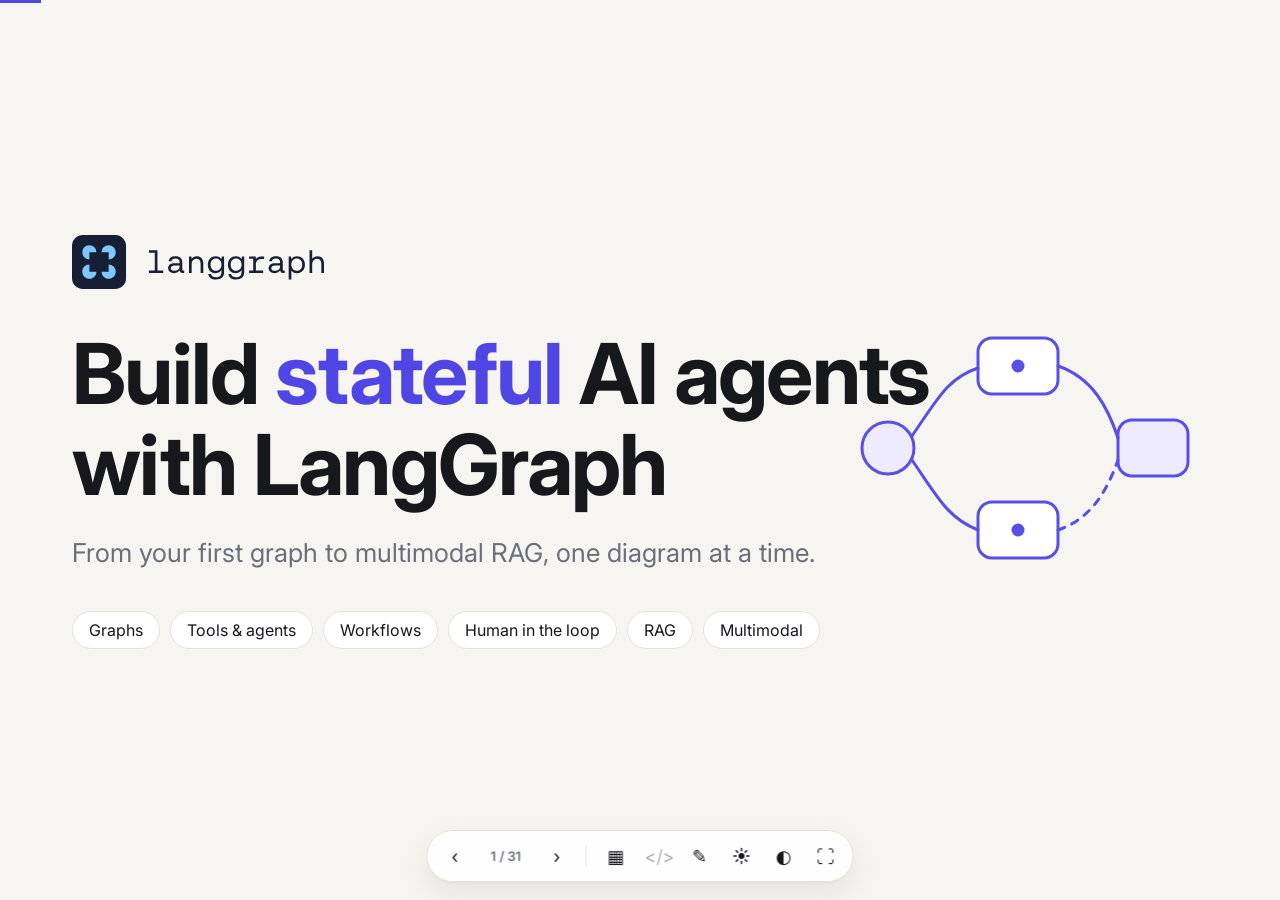
<file: deck/index.html>
<!doctype html>
<html lang="en">
<head>
<meta charset="utf-8">
<meta name="viewport" content="width=device-width, initial-scale=1">
<title>LangGraph: Build Stateful AI Agents</title>
<link rel="icon" href="assets/langgraph-logo-light.svg">
<link rel="preconnect" href="https://fonts.googleapis.com">
<link rel="preconnect" href="https://fonts.gstatic.com" crossorigin>
<link href="https://fonts.googleapis.com/css2?family=Inter:wght@400;500;600;700&family=Caveat:wght@600;700&family=JetBrains+Mono:wght@400;500&display=swap" rel="stylesheet">
<link rel="stylesheet" href="style.css">
</head>
<body>
<div id="viewport">
  <div id="stage"></div>
</div>

<div id="progress"><i></i></div>

<nav id="dock" aria-label="Presentation controls">
  <button id="prev" title="Previous (←)" aria-label="Previous slide">‹</button>
  <span id="counter">1 / 1</span>
  <button id="next" title="Next (→ or Space)" aria-label="Next slide">›</button>
  <span class="sep"></span>
  <button id="btn-overview" title="Overview (O)" aria-label="Overview">▦</button>
  <button id="btn-code" title="Show code (C)" aria-label="Code">&lt;/&gt;</button>
  <button id="btn-notes" title="Speaker notes (N)" aria-label="Notes">✎</button>
  <button id="btn-laser" title="Laser pointer (L)" aria-label="Laser pointer">
    <svg viewBox="0 0 24 24" width="18" height="18" fill="none" stroke="currentColor" stroke-width="2" stroke-linecap="round"><circle cx="12" cy="12" r="3" fill="currentColor"/><path d="M12 2v3M12 19v3M2 12h3M19 12h3M5 5l2 2M17 17l2 2M19 5l-2 2M7 17l-2 2"/></svg>
  </button>
  <button id="btn-theme" title="Dark / light (D)" aria-label="Toggle theme">◐</button>
  <button id="btn-full" title="Fullscreen (F)" aria-label="Fullscreen">⛶</button>
</nav>

<aside id="overview" hidden>
  <div class="ov-head"><strong>All slides</strong><span>Click a slide to jump. Esc to close.</span></div>
  <div id="ov-grid"></div>
</aside>

<aside id="notes" hidden>
  <div class="notes-head"><strong>Speaker notes</strong><button id="notes-close" aria-label="Close notes">×</button></div>
  <div id="notes-body"></div>
</aside>

<div id="lightbox" hidden><img alt=""></div>
<div id="toast" hidden></div>

<canvas id="laser"></canvas>

<script src="slides.js"></script>
<script src="deck.js"></script>
</body>
</html>
</file>
<file: deck/style.css>
:root {
  --bg: #f6f5f1;
  --paper: #ffffff;
  --ink: #17181c;
  --muted: #6b6f7a;
  --line: #e4e2da;
  --accent: #4f46e5;
  --accent-soft: #eceafd;
  --good: #16a34a;
  --bad: #dc2626;
  --code-bg: #0f1226;
  --code-ink: #e6e8f2;
  --shadow: 0 1px 2px rgba(20,20,30,.05), 0 12px 32px rgba(20,20,40,.08);
  --hand: "Caveat", "Segoe Print", "Comic Sans MS", cursive;
  --sans: "Inter", "Segoe UI", system-ui, -apple-system, sans-serif;
  --mono: "JetBrains Mono", "Cascadia Code", Consolas, monospace;
}
:root[data-theme="dark"] {
  --bg: #000000;
  --paper: #0c0c10;
  --ink: #f2f3f8;
  --muted: #9ba1b4;
  --line: #24262f;
  --accent: #8b85ff;
  --accent-soft: #1b1936;
  --shadow: none;
}
* { box-sizing: border-box; }
html, body { margin: 0; height: 100%; overflow: hidden; background: var(--bg); color: var(--ink); font-family: var(--sans); -webkit-font-smoothing: antialiased; }
button { font: inherit; color: inherit; cursor: pointer; }

/* ---------- stage: fixed 1280x720 design canvas, scaled to fit ---------- */
#viewport { position: fixed; inset: 0; display: grid; place-items: center; }
#stage { position: relative; width: 1280px; height: 720px; transform-origin: center center; flex: none; }
.slide {
  position: absolute; inset: 0; padding: 56px 72px 72px; display: flex; flex-direction: column;
  opacity: 0; visibility: hidden; transform: translateX(28px); transition: opacity .35s ease, transform .35s ease, visibility 0s .35s;
}
.slide.active { opacity: 1; visibility: visible; transform: none; transition: opacity .35s ease, transform .35s ease; }
.slide.past { transform: translateX(-28px); }

/* ---------- chrome inside every slide ---------- */
.chrome { position: absolute; top: 22px; left: 72px; right: 72px; display: flex; align-items: center; justify-content: space-between; font-size: 13px; color: var(--muted); letter-spacing: .02em; }
.logo-pill { display: inline-flex; align-items: center; }
.logo-pill img { height: 20px; display: block; }
.logo-pill .on-dark { display: none; }
:root[data-theme="dark"] .logo-pill .on-light { display: none; }
:root[data-theme="dark"] .logo-pill .on-dark { display: block; }
.section-tag { font-weight: 600; text-transform: uppercase; font-size: 12px; letter-spacing: .12em; }
.section-tag b { color: var(--accent); margin-right: 8px; }

.kicker { font-family: var(--hand); font-size: 30px; color: var(--accent); line-height: 1; margin-top: 18px; }
h1, h2 { margin: 0; letter-spacing: -.02em; line-height: 1.08; }
h2 { font-size: 46px; font-weight: 700; margin-top: 4px; }

/* ---------- diagram slide ---------- */
.diagram-layout { display: grid; grid-template-columns: 1.55fr 1fr; gap: 36px; flex: 1; min-height: 0; margin-top: 22px; align-items: center; }
.diagram-card { background: #fff; border: 1px solid var(--line); border-radius: 20px; box-shadow: var(--shadow); padding: 14px; cursor: zoom-in; transition: transform .2s ease; }
.diagram-card:hover { transform: translateY(-2px); }
.diagram-card img { width: 100%; display: block; border-radius: 12px; }
/* dark theme: diagrams sit directly on the black background (invert keeps hues, drops the white paper) */
:root[data-theme="dark"] .diagram-card { background: transparent; border-color: transparent; box-shadow: none; padding: 0; }
:root[data-theme="dark"] .diagram-card img { filter: invert(1) hue-rotate(180deg); }
:root[data-theme="dark"] #lightbox img { filter: invert(1) hue-rotate(180deg); background: #fff; }
.points { list-style: none; margin: 0; padding: 0; display: flex; flex-direction: column; gap: 16px; }
.points li { display: grid; grid-template-columns: 34px 1fr; gap: 14px; align-items: start; font-size: 21px; line-height: 1.35; }
.points li .n { width: 34px; height: 34px; border-radius: 50%; background: var(--accent-soft); color: var(--accent); font-weight: 700; display: grid; place-items: center; font-size: 16px; }
.points li b { color: var(--accent); font-weight: 600; }
.frag { opacity: 0; transform: translateY(10px); transition: opacity .35s ease, transform .35s ease; }
.frag.shown { opacity: 1; transform: none; }
.hint { margin-top: 18px; font-size: 14px; color: var(--muted); display: flex; gap: 8px; align-items: center; }
kbd { font-family: var(--mono); font-size: 12px; background: var(--paper); border: 1px solid var(--line); border-bottom-width: 2px; border-radius: 6px; padding: 1px 6px; }

/* ---------- title slide ---------- */
.title-slide { justify-content: center; align-items: flex-start; }
.title-slide .big-logo { height: 62px; margin-bottom: 44px; }
.title-slide .logo-pill { margin-bottom: 40px; }
.title-slide .logo-pill img { height: 54px; }
.title-slide h1 { font-size: 84px; font-weight: 700; max-width: 900px; }
.title-slide h1 em { font-style: normal; color: var(--accent); }
.title-slide p { font-size: 26px; color: var(--muted); max-width: 760px; margin: 24px 0 0; line-height: 1.4; }
.title-slide .chips { display: flex; gap: 10px; margin-top: 40px; flex-wrap: wrap; }
.chip { padding: 8px 16px; border: 1px solid var(--line); border-radius: 999px; font-size: 16px; background: var(--paper); }
.title-art { position: absolute; right: 72px; top: 50%; transform: translateY(-50%); width: 380px; opacity: .95; }
.title-art svg { width: 100%; height: auto; }

/* ---------- map slide ---------- */
.map-layout { flex: 1; display: flex; align-items: center; justify-content: center; margin-top: 12px; }
.map-layout .diagram-card { display: inline-block; max-width: 100%; }
.map-layout .diagram-card img { max-height: 430px; width: auto; max-width: 100%; margin: 0 auto; }

/* ---------- code panel ---------- */
#codepanel {
  position: absolute; left: 72px; right: 72px; bottom: 86px; max-height: 68%; background: var(--code-bg); color: var(--code-ink);
  border-radius: 18px; box-shadow: 0 24px 60px rgba(0,0,0,.35); transform: translateY(110%); opacity: 0; transition: transform .35s cubic-bezier(.2,.8,.2,1), opacity .25s; z-index: 20; display: flex; flex-direction: column; overflow: hidden;
}
#codepanel.open { transform: none; opacity: 1; }
.code-head { display: flex; justify-content: space-between; align-items: center; padding: 12px 18px; border-bottom: 1px solid rgba(255,255,255,.08); font-size: 13px; color: #9aa0c0; }
.code-head .dots i { display: inline-block; width: 11px; height: 11px; border-radius: 50%; margin-right: 6px; background: #ff5f57; }
.code-head .dots i:nth-child(2) { background: #febc2e; } .code-head .dots i:nth-child(3) { background: #28c840; }
.code-head button { background: rgba(255,255,255,.08); border: 0; border-radius: 8px; padding: 5px 12px; color: #dfe2f5; font-size: 13px; }
.code-head button:hover { background: rgba(255,255,255,.16); }
#codepanel pre { margin: 0; padding: 18px 22px 22px; overflow: auto; font: 500 17px/1.6 var(--mono); }
.tok-k { color: #c4a7ff; } .tok-s { color: #9be58f; } .tok-c { color: #6c7396; font-style: italic; } .tok-n { color: #ffb86b; } .tok-f { color: #7cc4ff; }

/* ---------- quiz ---------- */
.quiz-wrap { flex: 1; display: flex; flex-direction: column; justify-content: center; max-width: 900px; margin: 0 auto; width: 100%; }
.quiz-q { font-size: 38px; font-weight: 600; letter-spacing: -.015em; line-height: 1.2; margin: 14px 0 30px; }
.opts { display: grid; gap: 14px; }
.opt { text-align: left; padding: 18px 22px; border-radius: 16px; border: 2px solid var(--line); background: var(--paper); font-size: 21px; display: flex; gap: 16px; align-items: center; transition: all .2s ease; }
.opt:hover:not(.locked) { border-color: var(--accent); transform: translateX(4px); }
.opt .letter { width: 32px; height: 32px; border-radius: 50%; background: var(--accent-soft); color: var(--accent); display: grid; place-items: center; font-weight: 700; font-size: 15px; flex: none; }
.opt.right { border-color: var(--good); background: color-mix(in srgb, var(--good) 12%, var(--paper)); }
.opt.wrong { border-color: var(--bad); background: color-mix(in srgb, var(--bad) 10%, var(--paper)); animation: shake .35s; }
.opt.locked { cursor: default; }
.explain { margin-top: 22px; font-size: 19px; color: var(--muted); min-height: 52px; }
@keyframes shake { 25% { transform: translateX(-6px); } 75% { transform: translateX(6px); } }

/* ---------- live demo ---------- */
.demo { display: grid; grid-template-columns: 1fr 1fr; gap: 28px; flex: 1; margin-top: 20px; min-height: 0; }
.panel { background: var(--paper); border: 1px solid var(--line); border-radius: 20px; box-shadow: var(--shadow); padding: 24px; display: flex; flex-direction: column; min-height: 0; }
.panel h3 { margin: 0 0 14px; font-size: 14px; letter-spacing: .1em; text-transform: uppercase; color: var(--muted); font-weight: 600; }
.flow { display: flex; align-items: center; gap: 10px; flex-wrap: wrap; margin-bottom: 18px; }
.node { padding: 12px 20px; border-radius: 14px; border: 2px solid var(--line); background: var(--bg); font-weight: 600; font-size: 17px; transition: all .25s; }
.node.round { border-radius: 999px; }
.node.active { border-color: var(--accent); background: var(--accent-soft); color: var(--accent); box-shadow: 0 0 0 5px color-mix(in srgb, var(--accent) 18%, transparent); transform: scale(1.06); }
.node.done { border-color: var(--good); }
.arrow { color: var(--muted); font-size: 22px; }
.ctrls { display: flex; gap: 10px; flex-wrap: wrap; align-items: center; margin-top: auto; }
.btn { border: 1px solid var(--line); background: var(--paper); padding: 10px 18px; border-radius: 12px; font-weight: 600; font-size: 16px; transition: all .15s; }
.btn:hover { border-color: var(--accent); }
.btn.primary { background: var(--accent); border-color: var(--accent); color: #fff; }
.seg { display: inline-flex; border: 1px solid var(--line); border-radius: 12px; overflow: hidden; }
.seg button { border: 0; background: transparent; padding: 10px 16px; font-weight: 600; font-size: 15px; }
.seg button.on { background: var(--accent-soft); color: var(--accent); }
.statebox { font: 500 16px/1.55 var(--mono); background: var(--code-bg); color: var(--code-ink); border-radius: 14px; padding: 18px; flex: 1; overflow: auto; white-space: pre-wrap; }
.statebox .flash { animation: flash .7s; }
@keyframes flash { from { background: rgba(124,196,255,.35); } to { background: transparent; } }

/* ---------- summary ---------- */
.cards { display: grid; grid-template-columns: repeat(4, 1fr); gap: 18px; margin-top: 26px; flex: 1; align-content: start; }
.card { background: var(--paper); border: 1px solid var(--line); border-radius: 18px; padding: 20px; box-shadow: var(--shadow); }
.card .ico { font-size: 30px; }
.card h4 { margin: 10px 0 6px; font-size: 18px; }
.card p { margin: 0; font-size: 15px; color: var(--muted); line-height: 1.4; }
.card code { font-family: var(--mono); font-size: 13px; color: var(--accent); }

/* ---------- dock ---------- */
#dock { position: fixed; left: 50%; bottom: 18px; transform: translateX(-50%); display: flex; align-items: center; gap: 4px; padding: 6px 8px; background: color-mix(in srgb, var(--paper) 88%, transparent); backdrop-filter: blur(14px); border: 1px solid var(--line); border-radius: 999px; box-shadow: var(--shadow); z-index: 50; transition: opacity .3s, transform .3s; }
#dock.idle { opacity: 0; transform: translate(-50%, 14px); pointer-events: none; }
#dock button { width: 38px; height: 38px; border-radius: 50%; border: 0; background: transparent; font-size: 18px; display: grid; place-items: center; transition: background .15s; }
#dock button:hover { background: var(--accent-soft); }
#dock button.on { background: var(--accent); color: #fff; }
#dock .sep { width: 1px; height: 22px; background: var(--line); margin: 0 6px; }
#counter { font: 600 13px var(--sans); color: var(--muted); min-width: 56px; text-align: center; }
#progress { position: fixed; left: 0; right: 0; top: 0; height: 3px; z-index: 60; background: transparent; }
#progress i { display: block; height: 100%; width: 0; background: var(--accent); transition: width .35s ease; }

/* ---------- overview / notes / lightbox / toast ---------- */
#overview { position: fixed; inset: 0; background: color-mix(in srgb, var(--bg) 94%, transparent); backdrop-filter: blur(10px); z-index: 70; overflow: auto; padding: 28px 40px 60px; }
.ov-head { display: flex; justify-content: space-between; align-items: baseline; margin-bottom: 20px; font-size: 18px; } .ov-head span { color: var(--muted); font-size: 14px; }
#ov-grid { display: grid; grid-template-columns: repeat(auto-fill, minmax(230px, 1fr)); gap: 16px; }
.ov-item { background: var(--paper); border: 2px solid var(--line); border-radius: 14px; padding: 14px; text-align: left; display: flex; flex-direction: column; gap: 6px; min-height: 96px; transition: all .15s; }
.ov-item:hover, .ov-item.current { border-color: var(--accent); transform: translateY(-2px); }
.ov-item small { color: var(--accent); font-weight: 700; letter-spacing: .08em; text-transform: uppercase; font-size: 11px; }
.ov-item span { font-weight: 600; font-size: 15px; line-height: 1.25; }
#notes { position: fixed; right: 18px; bottom: 78px; width: 380px; max-height: 50vh; background: var(--paper); border: 1px solid var(--line); border-radius: 18px; box-shadow: var(--shadow); z-index: 55; display: flex; flex-direction: column; }
.notes-head { display: flex; justify-content: space-between; align-items: center; padding: 12px 16px; border-bottom: 1px solid var(--line); }
.notes-head button { border: 0; background: transparent; font-size: 22px; color: var(--muted); }
#notes-body { padding: 14px 16px 18px; overflow: auto; font-size: 15px; line-height: 1.55; color: var(--ink); }
#lightbox { position: fixed; inset: 0; background: rgba(8,8,14,.82); z-index: 80; display: grid; place-items: center; cursor: zoom-out; padding: 30px; }
#lightbox img { max-width: 100%; max-height: 100%; background: #fff; border-radius: 16px; }
#toast { position: fixed; top: 22px; left: 50%; transform: translateX(-50%); background: var(--ink); color: var(--bg); padding: 10px 18px; border-radius: 999px; font-size: 14px; font-weight: 600; z-index: 90; }
[hidden] { display: none !important; }

/* ---------- laser ---------- */
#laser { position: fixed; inset: 0; width: 100%; height: 100%; z-index: 40; pointer-events: none; }
body.laser-on #laser { pointer-events: auto; cursor: none; }
body.laser-on .slide * { cursor: none !important; }

@media print { #dock, #progress { display: none; } }

/* ---------- official docs links ---------- */
.docs-row { display: flex; flex-wrap: wrap; align-items: center; gap: 8px; margin-top: 14px; font-size: 14px; }
.docs-row span { color: var(--muted); font-weight: 600; letter-spacing: .06em; text-transform: uppercase; font-size: 11px; margin-right: 4px; }
.docs-row a { color: var(--accent); text-decoration: none; padding: 5px 12px; border: 1px solid var(--line); border-radius: 999px; background: var(--paper); font-weight: 600; transition: all .15s; }
.docs-row a:hover { border-color: var(--accent); background: var(--accent-soft); }
.demo + .docs-row, .cards + .docs-row { margin-top: 18px; }

/* footer block under the key points: shortcuts + official docs, visually separate */
.foot { margin-top: 36px; padding-top: 16px; border-top: 1px solid var(--line); }
.foot .hint { margin-top: 0; }
.foot .docs-row { margin-top: 12px; }

/* =====================================================================
   Phone layout (<= 820px wide): fluid, scrollable slides, swipe to move
   ===================================================================== */
body.mobile #viewport { display: block; }
body.mobile #stage { width: 100vw; height: 100vh; height: 100dvh; transform: none !important; }
body.mobile .slide { padding: 58px 18px 96px; overflow-y: auto; overflow-x: hidden; -webkit-overflow-scrolling: touch; transform: translateX(18px); }
body.mobile .slide.active { transform: none; }
body.mobile .slide.past { transform: translateX(-18px); }
body.mobile .chrome { top: 16px; left: 18px; right: 18px; font-size: 11px; }
body.mobile .logo-pill img { height: 17px; }
body.mobile .kicker { font-size: 22px; margin-top: 10px; }
body.mobile h2 { font-size: 30px; }
body.mobile .frag { opacity: 1; transform: none; transition: none; }

body.mobile .diagram-layout { grid-template-columns: 1fr; gap: 20px; margin-top: 16px; align-items: start; }
body.mobile .diagram-card { padding: 8px; border-radius: 14px; }
body.mobile .diagram-card:hover { transform: none; }
body.mobile .points { gap: 14px; }
body.mobile .points li { grid-template-columns: 30px 1fr; gap: 12px; font-size: 17px; }
body.mobile .points li .n { width: 30px; height: 30px; font-size: 14px; }
body.mobile .foot { margin-top: 22px; padding-top: 14px; }
body.mobile .hint { display: none; }
body.mobile .foot .docs-row { margin-top: 0; }
body.mobile .docs-row a { padding: 8px 14px; font-size: 14px; }

body.mobile .map-layout { margin-top: 16px; align-items: flex-start; }
body.mobile .map-layout .diagram-card img { max-height: none; width: 100%; }

body.mobile .title-slide { padding-top: 90px; }
body.mobile .title-slide .logo-pill img { height: 38px; }
body.mobile .title-slide .logo-pill { margin-bottom: 26px; }
body.mobile .title-slide h1 { font-size: 40px; }
body.mobile .title-slide p { font-size: 18px; margin-top: 16px; }
body.mobile .title-slide .chips { margin-top: 24px; gap: 8px; }
body.mobile .chip { font-size: 14px; padding: 6px 12px; }
body.mobile .title-art { display: none; }

body.mobile .quiz-wrap { justify-content: flex-start; padding-top: 18px; }
body.mobile .quiz-q { font-size: 23px; margin: 8px 0 18px; }
body.mobile .opt { padding: 14px 16px; font-size: 16px; border-radius: 14px; }
body.mobile .explain { font-size: 16px; }

body.mobile .demo { grid-template-columns: 1fr; gap: 16px; margin-top: 14px; }
body.mobile .panel { padding: 16px; border-radius: 16px; }
body.mobile .node { padding: 8px 12px; font-size: 14px; }
body.mobile .statebox { min-height: 150px; font-size: 14px; }
body.mobile .btn { padding: 12px 18px; }
body.mobile .seg button { padding: 10px 12px; font-size: 13px; }

body.mobile .cards { grid-template-columns: 1fr 1fr; gap: 12px; margin-top: 18px; }
body.mobile .card { padding: 14px; border-radius: 14px; }
body.mobile .card h4 { font-size: 16px; } body.mobile .card p { font-size: 13px; }
body.mobile .card .ico { font-size: 24px; }
body.mobile .slide > .docs-row { margin-top: 20px; }

body.mobile #dock { bottom: 12px; padding: 5px 8px; gap: 2px; max-width: calc(100vw - 20px); }
body.mobile #dock button { width: 44px; height: 44px; }
body.mobile #btn-laser, body.mobile #btn-full, body.mobile #btn-notes, body.mobile #dock .sep { display: none; }
body.mobile #counter { min-width: 52px; }
body.mobile #codepanel { left: 10px; right: 10px; bottom: 74px; max-height: 62%; border-radius: 16px; position: fixed; }
body.mobile #codepanel pre { font-size: 12.5px; padding: 14px; }
body.mobile #overview { padding: 20px 14px 90px; }
body.mobile #ov-grid { grid-template-columns: 1fr 1fr; gap: 10px; }
body.mobile .ov-item { min-height: 80px; padding: 10px; } body.mobile .ov-item span { font-size: 13px; }
body.mobile #notes { right: 10px; left: 10px; width: auto; bottom: 74px; }
body.mobile #lightbox { padding: 10px; }
body.mobile #toast { top: 12px; }

body.mobile .diagram-layout, body.mobile .demo, body.mobile .cards, body.mobile .map-layout { flex: none; min-height: auto; }
body.mobile .panel { min-height: auto; }

/* phone held sideways: diagram left, points right */
@media (orientation: landscape) {
  body.mobile .diagram-layout { grid-template-columns: 1.25fr 1fr; align-items: center; }
  body.mobile .slide { padding-top: 52px; }
  body.mobile h2 { font-size: 26px; }
  body.mobile .title-slide { padding-top: 56px; }
  body.mobile .title-slide h1 { font-size: 34px; }
}
</file>
